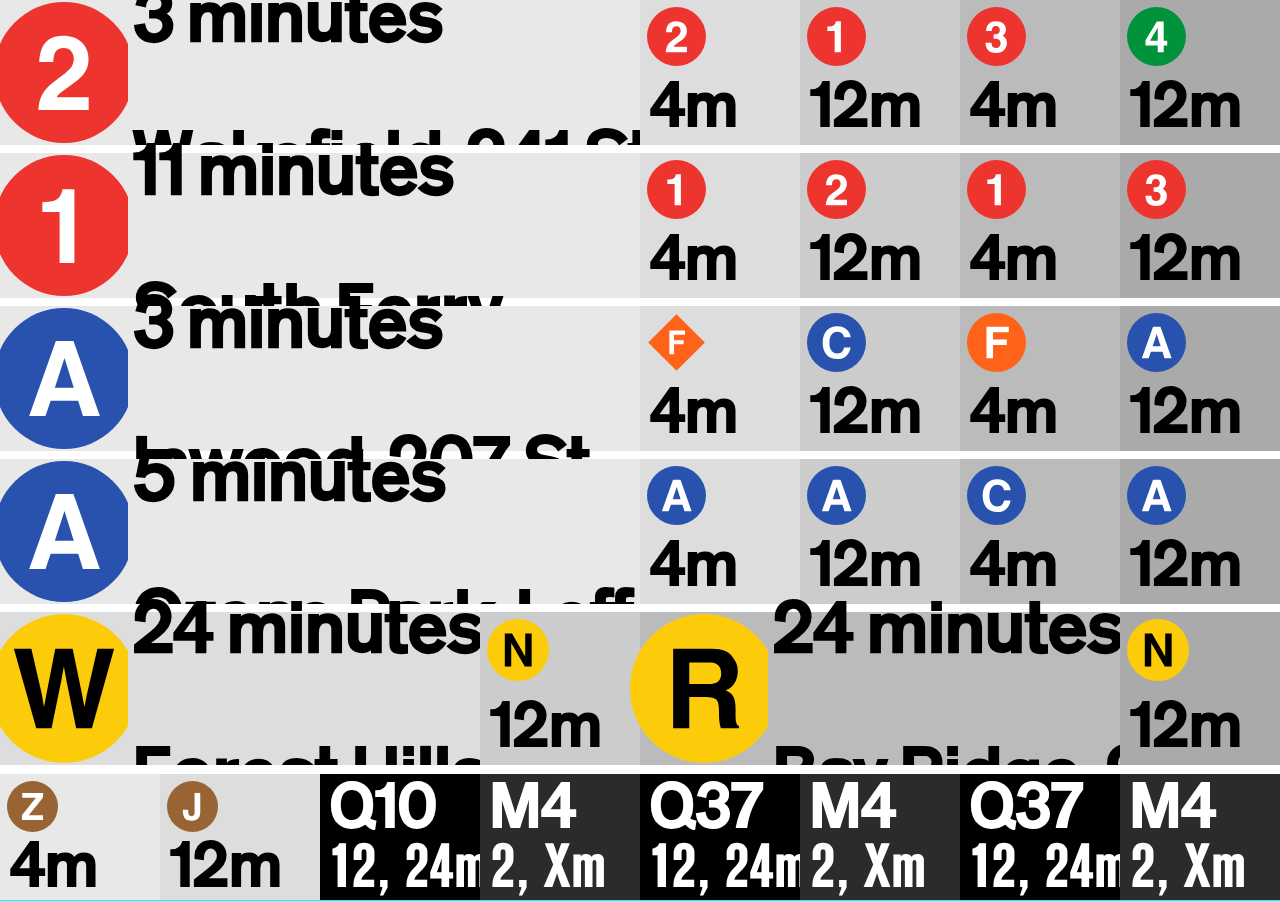
<file: templates/main.html>
<!DOCTYPE html>
<html>
<head>
	<script src="https://cdn.jsdelivr.net/npm/@popperjs/core@2.9.2/dist/umd/popper.min.js" integrity="sha384-IQsoLXl5PILFhosVNubq5LC7Qb9DXgDA9i+tQ8Zj3iwWAwPtgFTxbJ8NT4GN1R8p" crossorigin="anonymous"></script>
    <script src="https://cdn.jsdelivr.net/npm/bootstrap@5.0.2/dist/js/bootstrap.min.js" integrity="sha384-cVKIPhGWiC2Al4u+LWgxfKTRIcfu0JTxR+EQDz/bgldoEyl4H0zUF0QKbrJ0EcQF" crossorigin="anonymous"></script>
	<link href="https://cdn.jsdelivr.net/npm/bootstrap@5.0.2/dist/css/bootstrap.min.css" rel="stylesheet" integrity="sha384-EVSTQN3/azprG1Anm3QDgpJLIm9Nao0Yz1ztcQTwFspd3yD65VohhpuuCOmLASjC" crossorigin="anonymous">
    <link rel="stylesheet" href="/static/styles.css">
	<!-- <script src="scripts.js"></script> -->
    <script src="https://cdn.jsdelivr.net/npm/bootstrap@5.0.2/dist/js/bootstrap.bundle.min.js" integrity="sha384-MrcW6ZMFYlzcLA8Nl+NtUVF0sA7MsXsP1UyJoMp4YLEuNSfAP+JcXn/tWtIaxVXM" crossorigin="anonymous"></script>
    <!-- <script>
	var source = new EventSource("/broadway");
	source.onmessage = function(event) {
		$('#broadway').html(event.data);
	}
	</script> -->
</head>

<body style="background-color: aqua; height: 100vh; width: 100vw; margin: 0px; overflow: hidden;">
    <div style="background-color: #ffff00; width: 100%; height: 85%;">
		<div style="background-color: indigo; width: 50%; height: 100%; float: left; margin: 0%;">
			<div style="background-color: aliceblue; width: 100%; height: 19%;">
				<div style="background-color: #e8e8e8; width: 20%; height: 100%; float: left; display: flex; align-items: center; justify-content: center;">
					<img src="/static/svg/2.svg" style="height: 97%;">
				</div>
				<div style="background-color: red; width: 80%; height: 100%; float: right;">
					<div style="background-color: #e8e8e8; height: 50%; width: 100%; display: flex; align-items: center;">
						<h1 class="terminus" style="float: left; margin-left: 5px; margin-top: 2.5%;">3 minutes</h1>
					</div>
					<div id="uptown_seventh_terminus_DIV" style="background-color: #e8e8e8; height: 50%; width: 100%;">
						<h1 id="uptown_seventh_terminus_H1" class="terminus" style="float: left; margin-left: 5px;">Wakefield-241 St</h1>
					</div>
				</div>
			</div>
			<div style="background-color: #ffffff; width: 100%; height: 1%;"></div>
			<div style="background-color: aliceblue; width: 100%; height: 19%;">
				<div style="background-color: #e8e8e8; width: 20%; height: 100%; float: left; display: flex; align-items: center; justify-content: center;">
					<img src="/static/svg/1.svg" style="height: 97%;">
				</div>
				<div style="background-color: red; width: 80%; height: 100%; float: right;">
					<div style="background-color: #e8e8e8; height: 50%; width: 100%; display: flex; align-items: center;">
						<h1 class="terminus" style="float: left; margin-left: 5px; margin-top: 2.5%;">11 minutes</h1>
					</div>
					<div id="downtown_seventh_terminus_DIV" style="background-color: #e8e8e8; height: 50%; width: 100%;">
						<h1 id="downtown_seventh_terminus_H1" class="terminus" style="float: left; margin-left: 5px;">South Ferry</h1>
					</div>
				</div>
			</div>
			<div style="background-color: white; width: 100%; height: 1%;"></div>
			<div style="background-color: aliceblue; width: 100%; height: 19%;">
				<div style="background-color: #e8e8e8; width: 20%; height: 100%; float: left; display: flex; align-items: center; justify-content: center;">
					<img src="/static/svg/a.svg" style="height: 97%;">
				</div>
				<div style="background-color: red; width: 80%; height: 100%; float: right;">
					<div style="background-color: #e8e8e8; height: 50%; width: 100%; display: flex; align-items: center;">
						<h1 class="terminus" style="float: left; margin-left: 5px; margin-top: 2.5%;">3 minutes</h1>
					</div>
					<div id="uptown_eighth_terminus_DIV" style="background-color: #e8e8e8; height: 50%; width: 100%;">
						<h1 id="uptown_eighth_terminus_H1" class="terminus" style="float: left; margin-left: 5px;">Inwood-207 St</h1>
					</div>
				</div>
			</div>
			<div style="background-color: white; width: 100%; height: 1%;"></div>
			<div style="background-color: aliceblue; width: 100%; height: 19%;">
				<div style="background-color: #e8e8e8; width: 20%; height: 100%; float: left; display: flex; align-items: center; justify-content: center;">
					<img src="/static/svg/a.svg" style="height: 97%;">
				</div>
				<div style="background-color: red; width: 80%; height: 100%; float: right;">
					<div style="background-color: #e8e8e8; height: 50%; width: 100%; display: flex; align-items: center;">
						<h1 class="terminus" style="float: left; margin-left: 5px; margin-top: 2.5%;">5 minutes</h1>
					</div>
					<div id="downtown_eighth_terminus_DIV" style="background-color: #e8e8e8; height: 50%; width: 100%;">
						<h1 id="downtown_eighth_terminus_H1" class="terminus" style="float: left; margin-left: 5px;">Ozone Park-Lefferts Blvd</h1>
					</div>
				</div>
			</div>
			<div style="background-color: white; width: 100%; height: 1%;"></div>
			<div style="background-color: aliceblue; width: 100%; height: 20%;">
				<div style="background-color: #dddddd; width: 20%; height: 100%; float: left; display: flex; align-items: center; justify-content: center;">
					<img src="/static/svg/w.svg" style="height: 97%;">
				</div>
				<div style="background-color: red; width: 55%; height: 100%; float: left;">
					<div style="background-color: #dddddd; height: 50%; width: 100%; display: flex; align-items: center;">
						<h1 class="terminus" style="float: left; margin-left: 5px; margin-top: 2.5%;">24 minutes</h1>
					</div>
					<div id="uptown_broadway_terminus_DIV" style="background-color: #dddddd; height: 50%; width: 100%;">
						<h1 id="uptown_broadway_terminus_H1" class="terminus" style="float: left; margin-left: 5px;">Forest Hills-71 Av</h1>
					</div>
				</div>
				<div style="background-color: orange; float: left; height: 100%; width: 25%;">
					<div style="background-color: #cccccc; height: 45%; width: 100%; display: flex; align-items: center;">
						<img src="/static/svg/n.svg" style="height: 90%; margin-left: 7px; margin-top: 5%;">
					</div>
					<div style="background-color: #cccccc; height: 55%; width: 100%; display: flex; align-items: center;">
						<h1 class="time" style="float: left; margin: 0px; margin-left: 10px; margin-top: 6%;">12m</h1>
					</div>
				</div>
			</div>
		</div>
		<div style="background-color: lawngreen; width: 50%; height: 100%; float: right; margin: 0%;">
			<div style="background-color: blue; width: 100%; height: 19%;">
				<div style="background-color: orange; float: left; height: 100%; width: 25%;">
					<div style="background-color: #dddddd; height: 45%; width: 100%; display: flex; align-items: center;">
						<img src="/static/svg/2.svg" style="height: 90%; margin-left: 7px; margin-top: 5%;">
					</div>
					<div style="background-color: #dddddd; height: 55%; width: 100%; display: flex; align-items: center;">
						<h1 class="time" style="float: left; margin: 0px; margin-left: 10px; margin-top: 3.5%;">4m</h1>
					</div>
				</div>
				<div style="background-color: orange; float: left; height: 100%; width: 25%;">
					<div style="background-color: #cccccc; height: 45%; width: 100%; display: flex; align-items: center;">
						<img src="/static/svg/1.svg" style="height: 90%; margin-left: 7px; margin-top: 5%;">
					</div>
					<div style="background-color: #cccccc; height: 55%; width: 100%; display: flex; align-items: center;">
						<h1 class="time" style="float: left; margin: 0px; margin-left: 10px; margin-top: 3.5%;">12m</h1>
					</div>
				</div>
				<div style="background-color: orange; float: left; height: 100%; width: 25%;">
					<div style="background-color: #bbbbbb; height: 45%; width: 100%; display: flex; align-items: center;">
						<img src="/static/svg/3.svg" style="height: 90%; margin-left: 7px; margin-top: 5%;">
					</div>
					<div style="background-color: #bbbbbb; height: 55%; width: 100%; display: flex; align-items: center;">
						<h1 class="time" style="float: left; margin: 0px; margin-left: 10px; margin-top: 3.5%;">4m</h1>
					</div>
				</div>
				<div style="background-color: orange; float: left; height: 100%; width: 25%;">
					<div style="background-color: #aaaaaa; height: 45%; width: 100%; display: flex; align-items: center;">
						<img src="/static/svg/4.svg" style="height: 90%; margin-left: 7px; margin-top: 5%;">
					</div>
					<div style="background-color: #aaaaaa; height: 55%; width: 100%; display: flex; align-items: center;">
						<h1 class="time" style="float: left; margin: 0px; margin-left: 10px; margin-top: 3.5%;">12m</h1>
					</div>
				</div>
			</div>
			<div style="background-color: white; width: 100%; height: 1%;"></div>
			<div style="background-color: blue; width: 100%; height: 19%;">
				<div style="background-color: orange; float: left; height: 100%; width: 25%;">
					<div style="background-color: #dddddd; height: 45%; width: 100%; display: flex; align-items: center;">
						<img src="/static/svg/1.svg" style="height: 90%; margin-left: 7px; margin-top: 5%;">
					</div>
					<div style="background-color: #dddddd; height: 55%; width: 100%; display: flex; align-items: center;">
						<h1 class="time" style="float: left; margin: 0px; margin-left: 10px; margin-top: 3.5%;">4m</h1>
					</div>
				</div>
				<div style="background-color: orange; float: left; height: 100%; width: 25%;">
					<div style="background-color: #cccccc; height: 45%; width: 100%; display: flex; align-items: center;">
						<img src="/static/svg/2.svg" style="height: 90%; margin-left: 7px; margin-top: 5%;">
					</div>
					<div style="background-color: #cccccc; height: 55%; width: 100%; display: flex; align-items: center;">
						<h1 class="time" style="float: left; margin: 0px; margin-left: 10px; margin-top: 3.5%;">12m</h1>
					</div>
				</div>
				<div style="background-color: orange; float: left; height: 100%; width: 25%;">
					<div style="background-color: #bbbbbb; height: 45%; width: 100%; display: flex; align-items: center;">
						<img src="/static/svg/1.svg" style="height: 90%; margin-left: 7px; margin-top: 5%;">
					</div>
					<div style="background-color: #bbbbbb; height: 55%; width: 100%; display: flex; align-items: center;">
						<h1 class="time" style="float: left; margin: 0px; margin-left: 10px; margin-top: 3.5%;">4m</h1>
					</div>
				</div>
				<div style="background-color: orange; float: left; height: 100%; width: 25%;">
					<div style="background-color: #aaaaaa; height: 45%; width: 100%; display: flex; align-items: center;">
						<img src="/static/svg/3.svg" style="height: 90%; margin-left: 7px; margin-top: 5%;">
					</div>
					<div style="background-color: #aaaaaa; height: 55%; width: 100%; display: flex; align-items: center;">
						<h1 class="time" style="float: left; margin: 0px; margin-left: 10px; margin-top: 3.5%;">12m</h1>
					</div>
				</div>
			</div>
			<div style="background-color: white; width: 100%; height: 1%;"></div>
			<div style="background-color: blue; width: 100%; height: 19%;">
				<div style="background-color: orange; float: left; height: 100%; width: 25%;">
					<div style="background-color: #dddddd; height: 45%; width: 100%; display: flex; align-items: center;">
						<img src="/static/svg/fx.svg" style="height: 90%; margin-left: 7px; margin-top: 5%;">
					</div>
					<div style="background-color: #dddddd; height: 55%; width: 100%; display: flex; align-items: center;">
						<h1 class="time" style="float: left; margin: 0px; margin-left: 10px; margin-top: 3.5%;">4m</h1>
					</div>
				</div>
				<div style="background-color: orange; float: left; height: 100%; width: 25%;">
					<div style="background-color: #cccccc; height: 45%; width: 100%; display: flex; align-items: center;">
						<img src="/static/svg/c.svg" style="height: 90%; margin-left: 7px; margin-top: 5%;">
					</div>
					<div style="background-color: #cccccc; height: 55%; width: 100%; display: flex; align-items: center;">
						<h1 class="time" style="float: left; margin: 0px; margin-left: 10px; margin-top: 3.5%;">12m</h1>
					</div>
				</div>
				<div style="background-color: orange; float: left; height: 100%; width: 25%;">
					<div style="background-color: #bbbbbb; height: 45%; width: 100%; display: flex; align-items: center;">
						<img src="/static/svg/f.svg" style="height: 90%; margin-left: 7px; margin-top: 5%;">
					</div>
					<div style="background-color: #bbbbbb; height: 55%; width: 100%; display: flex; align-items: center;">
						<h1 class="time" style="float: left; margin: 0px; margin-left: 10px; margin-top: 3.5%;">4m</h1>
					</div>
				</div>
				<div style="background-color: orange; float: left; height: 100%; width: 25%;">
					<div style="background-color: #aaaaaa; height: 45%; width: 100%; display: flex; align-items: center;">
						<img src="/static/svg/a.svg" style="height: 90%; margin-left: 7px; margin-top: 5%;">
					</div>
					<div style="background-color: #aaaaaa; height: 55%; width: 100%; display: flex; align-items: center;">
						<h1 class="time" style="float: left; margin: 0px; margin-left: 10px; margin-top: 3.5%;">12m</h1>
					</div>
				</div>
			</div>
			<div style="background-color: white; width: 100%; height: 1%;"></div>
			<div style="background-color: blue; width: 100%; height: 19%;">
				<div style="background-color: orange; float: left; height: 100%; width: 25%;">
					<div style="background-color: #dddddd; height: 45%; width: 100%; display: flex; align-items: center;">
						<img src="/static/svg/a.svg" style="height: 90%; margin-left: 7px; margin-top: 5%;">
					</div>
					<div style="background-color: #dddddd; height: 55%; width: 100%; display: flex; align-items: center;">
						<h1 class="time" style="float: left; margin: 0px; margin-left: 10px; margin-top: 3.5%;">4m</h1>
					</div>
				</div>
				<div style="background-color: orange; float: left; height: 100%; width: 25%;">
					<div style="background-color: #cccccc; height: 45%; width: 100%; display: flex; align-items: center;">
						<img src="/static/svg/a.svg" style="height: 90%; margin-left: 7px; margin-top: 5%;">
					</div>
					<div style="background-color: #cccccc; height: 55%; width: 100%; display: flex; align-items: center;">
						<h1 class="time" style="float: left; margin: 0px; margin-left: 10px; margin-top: 3.5%;">12m</h1>
					</div>
				</div>
				<div style="background-color: orange; float: left; height: 100%; width: 25%;">
					<div style="background-color: #bbbbbb; height: 45%; width: 100%; display: flex; align-items: center;">
						<img src="/static/svg/c.svg" style="height: 90%; margin-left: 7px; margin-top: 5%;">
					</div>
					<div style="background-color: #bbbbbb; height: 55%; width: 100%; display: flex; align-items: center;">
						<h1 class="time" style="float: left; margin: 0px; margin-left: 10px; margin-top: 3.5%;">4m</h1>
					</div>
				</div>
				<div style="background-color: orange; float: left; height: 100%; width: 25%;">
					<div style="background-color: #aaaaaa; height: 45%; width: 100%; display: flex; align-items: center;">
						<img src="/static/svg/a.svg" style="height: 90%; margin-left: 7px; margin-top: 5%;">
					</div>
					<div style="background-color: #aaaaaa; height: 55%; width: 100%; display: flex; align-items: center;">
						<h1 class="time" style="float: left; margin: 0px; margin-left: 10px; margin-top: 3.5%;">12m</h1>
					</div>
				</div>
			</div>
			<div style="background-color: white; width: 100%; height: 1%;"></div>
			<div style="background-color: aliceblue; width: 100%; height: 20%;">
				<div style="background-color: #bbbbbb; width: 20%; height: 100%; float: left; display: flex; align-items: center; justify-content: center;">
					<img src="/static/svg/r.svg" style="height: 97%;">
				</div>
				<div style="background-color: red; width: 55%; height: 100%; float: left;">
					<div style="background-color: #bbbbbb; height: 50%; width: 100%; display: flex; align-items: center;">
						<h1 class="terminus" style="float: left; margin-left: 5px; margin-top: 2.5%;">24 minutes</h1>
					</div>
					<div id="downtown_broadway_terminus_DIV" style="background-color: #bbbbbb; height: 50%; width: 100%;">
						<h1 id="downtown_broadway_terminus_H1" class="terminus" style="float: left; margin-left: 5px;">Bay Ridge-95 St</h1>
					</div>
				</div>
				<div style="background-color: orange; float: left; height: 100%; width: 25%;">
					<div style="background-color: #aaaaaa; height: 45%; width: 100%; display: flex; align-items: center;">
						<img src="/static/svg/n.svg" style="height: 90%; margin-left: 7px; margin-top: 5%;">
					</div>
					<div style="background-color: #aaaaaa; height: 55%; width: 100%; display: flex; align-items: center;">
						<h1 class="time" style="float: left; margin: 0px; margin-left: 10px; margin-top: 6%;">12m</h1>
					</div>
				</div>
			</div>
		</div>
	</div>
	<div style="background-color: white; width: 100%; height: 1%;"></div>
	<div style="background-color: blue; width: 100%; height: 14%; white-space: nowrap;">
		<div style="background-color: orange; float: left; height: 100%; width: 12.5%;">
			<div style="background-color: #e8e8e8; height: 45%; width: 100%; display: flex; align-items: center;">
				<img src="/static/svg/z.svg" style="height: 90%; margin-left: 7px; margin-top: 5%;">
			</div>
			<div style="background-color: #e8e8e8; height: 55%; width: 100%; display: flex; align-items: center;">
				<h1 class="time" style="float: left; margin: 0px; margin-left: 10px; margin-top: 3.5%;">4m</h1>
			</div>
		</div>
		<div style="background-color: orange; float: left; height: 100%; width: 12.5%;">
			<div style="background-color: #dddddd; height: 45%; width: 100%; display: flex; align-items: center;">
				<img src="/static/svg/j.svg" style="height: 90%; margin-left: 7px; margin-top: 5%;">
			</div>
			<div style="background-color: #dddddd; height: 55%; width: 100%; display: flex; align-items: center;">
				<h1 class="time" style="float: left; margin: 0px; margin-left: 10px; margin-top: 3.5%;">12m</h1>
			</div>
		</div>
		<div style="background-color: orange; float: left; height: 100%; width: 12.5%;">
			<div style="background-color: black; height: 45%; width: 100%; display: flex; align-items: center;">
				<h1 class="time" style="float: left; margin: 0px; margin-left: 10px; margin-top: 8%; color: white;">Q10</h1>
			</div>
			<div style="background-color: black; height: 55%; width: 100%; display: flex; align-items: center;">
				<h1 class="bus" style="float: left; margin: 0px; margin-left: 10px; margin-top: 3.5%; color: white;">12, 24m</h1>
			</div>
		</div>
		<div style="background-color: orange; float: left; height: 100%; width: 12.5%;">
			<div style="background-color: #2b2b2b; height: 45%; width: 100%; display: flex; align-items: center;">
				<h1 class="time" style="float: left; margin: 0px; margin-left: 10px; margin-top: 8%; color: white;">M4</h1>
			</div>
			<div style="background-color: #2b2b2b; height: 55%; width: 100%; display: flex; align-items: center;">
				<h1 class="bus" style="float: left; margin: 0px; margin-left: 10px; margin-top: 3.5%; color: white;">2, Xm</h1>
			</div>
		</div>
		<div style="background-color: orange; float: left; height: 100%; width: 12.5%;">
			<div style="background-color: black; height: 45%; width: 100%; display: flex; align-items: center;">
				<h1 class="time" style="float: left; margin: 0px; margin-left: 10px; margin-top: 8%; color: white;">Q37</h1>
			</div>
			<div style="background-color: black; height: 55%; width: 100%; display: flex; align-items: center;">
				<h1 class="bus" style="float: left; margin: 0px; margin-left: 10px; margin-top: 3.5%; color: white;">12, 24m</h1>
			</div>
		</div>
		<div style="background-color: orange; float: left; height: 100%; width: 12.5%;">
			<div style="background-color: #2b2b2b; height: 45%; width: 100%; display: flex; align-items: center;">
				<h1 class="time" style="float: left; margin: 0px; margin-left: 10px; margin-top: 8%; color: white;">M4</h1>
			</div>
			<div style="background-color: #2b2b2b; height: 55%; width: 100%; display: flex; align-items: center;">
				<h1 class="bus" style="float: left; margin: 0px; margin-left: 10px; margin-top: 3.5%; color: white;">2, Xm</h1>
			</div>
		</div>
		<div style="background-color: orange; float: left; height: 100%; width: 12.5%;">
			<div style="background-color: black; height: 45%; width: 100%; display: flex; align-items: center;">
				<h1 class="time" style="float: left; margin: 0px; margin-left: 10px; margin-top: 8%; color: white;">Q37</h1>
			</div>
			<div style="background-color: black; height: 55%; width: 100%; display: flex; align-items: center;">
				<h1 class="bus" style="float: left; margin: 0px; margin-left: 10px; margin-top: 3.5%; color: white;">12, 24m</h1>
			</div>
		</div>
		<div style="background-color: orange; float: left; height: 100%; width: 12.5%;">
			<div style="background-color: #2b2b2b; height: 45%; width: 100%; display: flex; align-items: center;">
				<h1 class="time" style="float: left; margin: 0px; margin-left: 10px; margin-top: 8%; color: white;">M4</h1>
			</div>
			<div style="background-color: #2b2b2b; height: 55%; width: 100%; display: flex; align-items: center;">
				<h1 class="bus" style="float: left; margin: 0px; margin-left: 10px; margin-top: 3.5%; color: white;">2, Xm</h1>
			</div>
		</div>
	</div>
</body>

<script type="text/javascript">

	var textWidth_uptown_eighth = document.getElementById("uptown_eighth_terminus_H1")
    var divWidth_uptown_eighth = document.getElementById("uptown_eighth_terminus_DIV")

	var textWidth_downtown_eighth = document.getElementById("downtown_eighth_terminus_H1")
    var divWidth_downtown_eighth = document.getElementById("downtown_eighth_terminus_DIV")

	var textWidth_uptown_seventh = document.getElementById("uptown_seventh_terminus_H1")
    var divWidth_uptown_seventh = document.getElementById("uptown_seventh_terminus_DIV")

	var textWidth_downtown_seventh = document.getElementById("downtown_seventh_terminus_H1")
    var divWidth_downtown_seventh = document.getElementById("downtown_seventh_terminus_DIV")

	var textWidth_uptown_broadway = document.getElementById("uptown_broadway_terminus_H1")
    var divWidth_uptown_broadway = document.getElementById("uptown_broadway_terminus_DIV")

	var textWidth_downtown_broadway = document.getElementById("downtown_broadway_terminus_H1")
    var divWidth_downtown_broadway = document.getElementById("downtown_broadway_terminus_DIV")

	var imgWidth = document.getElementById("delayIMG")
	var divWidth = document.getElementById("delayDIV")

	function fixSizing(textWidth, divWidth) {

		if ((textWidth.clientWidth > divWidth.clientWidth) && (Math.abs(textWidth.clientWidth-divWidth.clientWidth) > 10)) {
			console.log("Overflow " + textWidth.clientWidth + " " + divWidth.clientWidth);
			textWidth.classList.add("animation")
			divWidth.classList.add("animation")
		} else {
			console.log("Fine " + textWidth.clientWidth + " " + divWidth.clientWidth);
		}

	}

	function fixSizingIMG(imgWidth, divWidth) {
		console.log("DELAY SIZE FINE")
		while ((imgWidth.clientWidth > divWidth.clientWidth) && (Math.abs(imgWidth.clientWidth-divWidth.clientWidth) > 10)) {
			divWidth.style.height = parseFloat(divWidth.style.height)-1;
			console.log("DELAY SIZE")
		}
	}

	fixSizing(textWidth_uptown_eighth, divWidth_uptown_eighth)
	fixSizing(textWidth_downtown_eighth, divWidth_downtown_eighth)

	fixSizing(textWidth_uptown_seventh, divWidth_uptown_seventh)
	fixSizing(textWidth_downtown_seventh, divWidth_downtown_seventh)

	fixSizing(textWidth_uptown_broadway, divWidth_uptown_broadway)
	fixSizing(textWidth_downtown_broadway, divWidth_downtown_broadway)

	fixSizingIMG(imgWidth, divWidth)

</script>

</html>
</file>
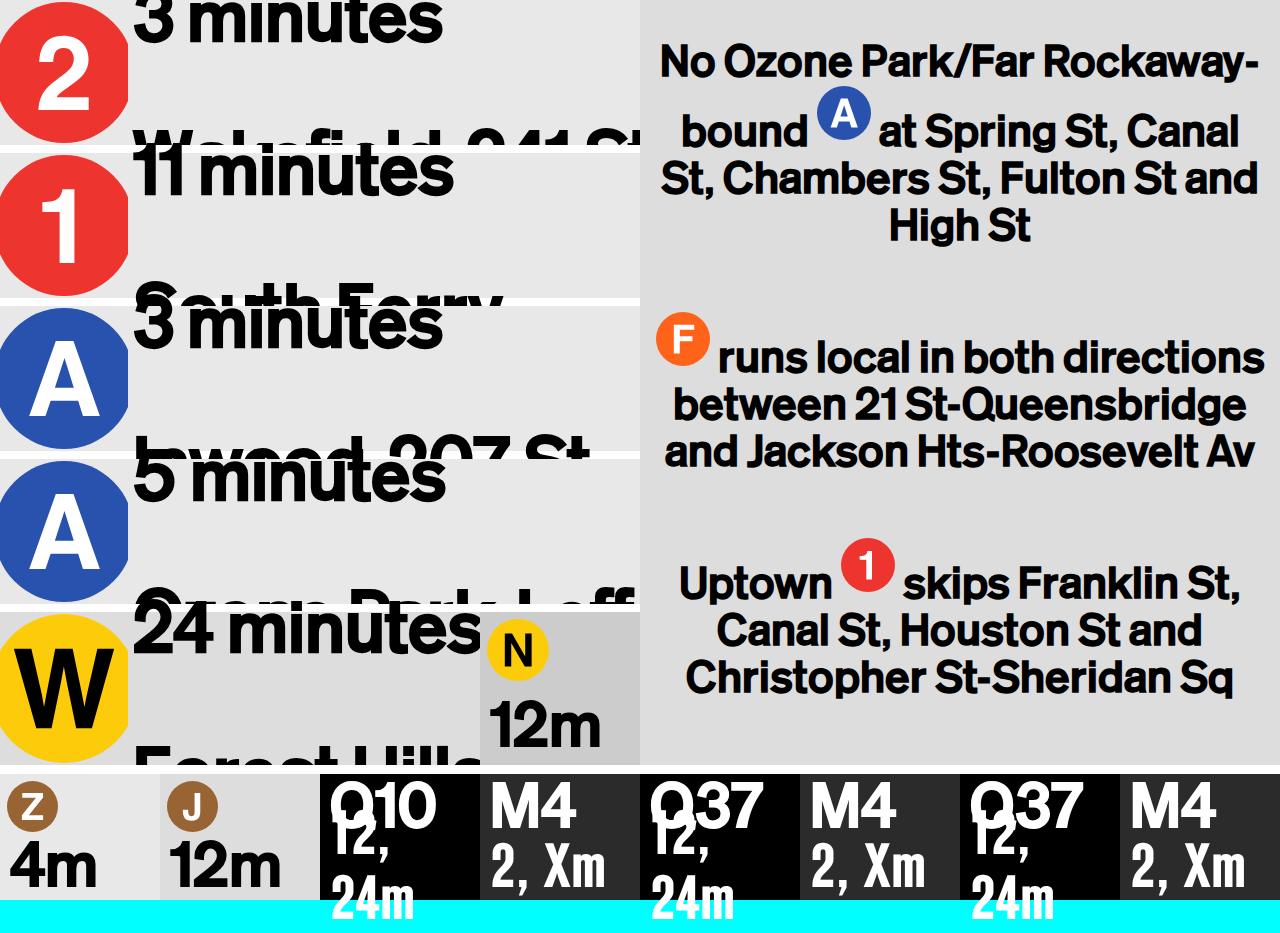
<file: templates/Multiple Delays.html>
<!DOCTYPE html>
<html>
<head>
	<script src="https://cdn.jsdelivr.net/npm/@popperjs/core@2.9.2/dist/umd/popper.min.js" integrity="sha384-IQsoLXl5PILFhosVNubq5LC7Qb9DXgDA9i+tQ8Zj3iwWAwPtgFTxbJ8NT4GN1R8p" crossorigin="anonymous"></script>
    <script src="https://cdn.jsdelivr.net/npm/bootstrap@5.0.2/dist/js/bootstrap.min.js" integrity="sha384-cVKIPhGWiC2Al4u+LWgxfKTRIcfu0JTxR+EQDz/bgldoEyl4H0zUF0QKbrJ0EcQF" crossorigin="anonymous"></script>
	<link href="https://cdn.jsdelivr.net/npm/bootstrap@5.0.2/dist/css/bootstrap.min.css" rel="stylesheet" integrity="sha384-EVSTQN3/azprG1Anm3QDgpJLIm9Nao0Yz1ztcQTwFspd3yD65VohhpuuCOmLASjC" crossorigin="anonymous">
    <link rel="stylesheet" href="/static/styles.css">
	<!-- <script src="scripts.js"></script> -->
    <script src="https://cdn.jsdelivr.net/npm/bootstrap@5.0.2/dist/js/bootstrap.bundle.min.js" integrity="sha384-MrcW6ZMFYlzcLA8Nl+NtUVF0sA7MsXsP1UyJoMp4YLEuNSfAP+JcXn/tWtIaxVXM" crossorigin="anonymous"></script>
    <!-- <script>
	var source = new EventSource("/broadway");
	source.onmessage = function(event) {
		$('#broadway').html(event.data);
	}
	</script> -->
</head>

<body style="background-color: aqua; height: 100vh; width: 100vw; margin: 0px; overflow: hidden;">
    <div style="background-color: #ffff00; width: 100%; height: 85%;">
		<div style="background-color: indigo; width: 50%; height: 100%; float: left; margin: 0%;">
			<div style="background-color: aliceblue; width: 100%; height: 19%;">
				<div style="background-color: #e8e8e8; width: 20%; height: 100%; float: left; display: flex; align-items: center; justify-content: center;">
					<img src="/static/svg/2.svg" style="height: 97%;">
				</div>
				<div style="background-color: red; width: 80%; height: 100%; float: right;">
					<div style="background-color: #e8e8e8; height: 50%; width: 100%; display: flex; align-items: center;">
						<h1 class="terminus" style="float: left; margin-left: 5px; margin-top: 2.5%;">3 minutes</h1>
					</div>
					<div id="uptown_seventh_terminus_DIV" style="background-color: #e8e8e8; height: 50%; width: 100%;">
						<h1 id="uptown_seventh_terminus_H1" class="terminus" style="float: left; margin-left: 5px;">Wakefield-241 St</h1>
					</div>
				</div>
			</div>
			<div style="background-color: #ffffff; width: 100%; height: 1%;"></div>
			<div style="background-color: aliceblue; width: 100%; height: 19%;">
				<div style="background-color: #e8e8e8; width: 20%; height: 100%; float: left; display: flex; align-items: center; justify-content: center;">
					<img src="/static/svg/1.svg" style="height: 97%;">
				</div>
				<div style="background-color: red; width: 80%; height: 100%; float: right;">
					<div style="background-color: #e8e8e8; height: 50%; width: 100%; display: flex; align-items: center;">
						<h1 class="terminus" style="float: left; margin-left: 5px; margin-top: 2.5%;">11 minutes</h1>
					</div>
					<div id="downtown_seventh_terminus_DIV" style="background-color: #e8e8e8; height: 50%; width: 100%;">
						<h1 id="downtown_seventh_terminus_H1" class="terminus" style="float: left; margin-left: 5px;">South Ferry</h1>
					</div>
				</div>
			</div>
			<div style="background-color: white; width: 100%; height: 1%;"></div>
			<div style="background-color: aliceblue; width: 100%; height: 19%;">
				<div style="background-color: #e8e8e8; width: 20%; height: 100%; float: left; display: flex; align-items: center; justify-content: center;">
					<img src="/static/svg/a.svg" style="height: 97%;">
				</div>
				<div style="background-color: red; width: 80%; height: 100%; float: right;">
					<div style="background-color: #e8e8e8; height: 50%; width: 100%; display: flex; align-items: center;">
						<h1 class="terminus" style="float: left; margin-left: 5px; margin-top: 2.5%;">3 minutes</h1>
					</div>
					<div id="uptown_eighth_terminus_DIV" style="background-color: #e8e8e8; height: 50%; width: 100%;">
						<h1 id="uptown_eighth_terminus_H1" class="terminus" style="float: left; margin-left: 5px;">Inwood-207 St</h1>
					</div>
				</div>
			</div>
			<div style="background-color: white; width: 100%; height: 1%;"></div>
			<div style="background-color: aliceblue; width: 100%; height: 19%;">
				<div style="background-color: #e8e8e8; width: 20%; height: 100%; float: left; display: flex; align-items: center; justify-content: center;">
					<img src="/static/svg/a.svg" style="height: 97%;">
				</div>
				<div style="background-color: red; width: 80%; height: 100%; float: right;">
					<div style="background-color: #e8e8e8; height: 50%; width: 100%; display: flex; align-items: center;">
						<h1 class="terminus" style="float: left; margin-left: 5px; margin-top: 2.5%;">5 minutes</h1>
					</div>
					<div id="downtown_eighth_terminus_DIV" style="background-color: #e8e8e8; height: 50%; width: 100%;">
						<h1 id="downtown_eighth_terminus_H1" class="terminus" style="float: left; margin-left: 5px;">Ozone Park-Lefferts Blvd</h1>
					</div>
				</div>
			</div>
			<div style="background-color: white; width: 100%; height: 1%;"></div>
			<div style="background-color: aliceblue; width: 100%; height: 20%;">
				<div style="background-color: #dddddd; width: 20%; height: 100%; float: left; display: flex; align-items: center; justify-content: center;">
					<img src="/static/svg/w.svg" style="height: 97%;">
				</div>
				<div style="background-color: red; width: 55%; height: 100%; float: left;">
					<div style="background-color: #dddddd; height: 50%; width: 100%; display: flex; align-items: center;">
						<h1 class="terminus" style="float: left; margin-left: 5px; margin-top: 2.5%;">24 minutes</h1>
					</div>
					<div id="uptown_broadway_terminus_DIV" style="background-color: #dddddd; height: 50%; width: 100%;">
						<h1 id="uptown_broadway_terminus_H1" class="terminus" style="float: left; margin-left: 5px;">Forest Hills-71 Av</h1>
					</div>
				</div>
				<div style="background-color: orange; float: left; height: 100%; width: 25%;">
					<div style="background-color: #cccccc; height: 45%; width: 100%; display: flex; align-items: center;">
						<img src="/static/svg/n.svg" style="height: 90%; margin-left: 7px; margin-top: 5%;">
					</div>
					<div style="background-color: #cccccc; height: 55%; width: 100%; display: flex; align-items: center;">
						<h1 class="time" style="float: left; margin: 0px; margin-left: 10px; margin-top: 6%;">12m</h1>
					</div>
				</div>
			</div>
		</div>
		<div style="background-color: lawngreen; width: 50%; height: 100%; float: right; margin: 0%;">
			<div style="height: 100%; width: 100%; background-color: #dddddd; display: flex; justify-content: center; flex-direction: column;">
				<div style="background-color: #dddddd; height: auto; width: 100%; display: flex; justify-content: center; align-items: center; margin-top: 2%; margin-bottom: 2%;">
					<h1 class="delay" style="text-align: center; margin-top: 1%; margin-left: 2%; margin-right: 2%;">No Ozone Park/Far Rockaway-bound <img src="/static/svg/a.svg" style="height: 6vh; margin-bottom: 1%;"> at Spring St, Canal St, Chambers St, Fulton St and High St</h1>
				</div>
				<div style="background-color: #dddddd; height: auto; width: 100%; display: flex; justify-content: center; align-items: center; margin-top: 2%; margin-bottom: 2%;">
					<h1 class="delay" style="text-align: center; margin-top: 1%; margin-left: 2%; margin-right: 2%;"><img src="/static/svg/f.svg" style="height: 6vh; margin-bottom: 1%;"> runs local in both directions between 21 St-Queensbridge and Jackson Hts-Roosevelt Av</h1>
				</div>
				<div style="background-color: #dddddd; height: auto; width: 100%; display: flex; justify-content: center; align-items: center; margin-top: 2%; margin-bottom: 2%;">
					<h1 class="delay" style="text-align: center; margin-top: 1%; margin-left: 2%; margin-right: 2%;">Uptown <img src="/static/svg/1.svg" style="height: 6vh; margin-bottom: 1%;"> skips Franklin St, Canal St, Houston St and Christopher St-Sheridan Sq</h1>
				</div>
			</div>
		</div>
	</div>
	<div style="background-color: white; width: 100%; height: 1%;"></div>
	<div style="background-color: blue; width: 100%; height: 14%;">
		<div style="background-color: orange; float: left; height: 100%; width: 12.5%;">
			<div style="background-color: #e8e8e8; height: 45%; width: 100%; display: flex; align-items: center;">
				<img src="/static/svg/z.svg" style="height: 90%; margin-left: 7px; margin-top: 5%;">
			</div>
			<div style="background-color: #e8e8e8; height: 55%; width: 100%; display: flex; align-items: center;">
				<h1 class="time" style="float: left; margin: 0px; margin-left: 10px; margin-top: 3.5%;">4m</h1>
			</div>
		</div>
		<div style="background-color: orange; float: left; height: 100%; width: 12.5%;">
			<div style="background-color: #dddddd; height: 45%; width: 100%; display: flex; align-items: center;">
				<img src="/static/svg/j.svg" style="height: 90%; margin-left: 7px; margin-top: 5%;">
			</div>
			<div style="background-color: #dddddd; height: 55%; width: 100%; display: flex; align-items: center;">
				<h1 class="time" style="float: left; margin: 0px; margin-left: 10px; margin-top: 3.5%;">12m</h1>
			</div>
		</div>
		<div style="background-color: orange; float: left; height: 100%; width: 12.5%;">
			<div style="background-color: black; height: 45%; width: 100%; display: flex; align-items: center;">
				<h1 class="time" style="float: left; margin: 0px; margin-left: 10px; margin-top: 8%; color: white;">Q10</h1>
			</div>
			<div style="background-color: black; height: 55%; width: 100%; display: flex; align-items: center;">
				<h1 class="bus" style="float: left; margin: 0px; margin-left: 10px; margin-top: 3.5%; color: white;">12, 24m</h1>
			</div>
		</div>
		<div style="background-color: orange; float: left; height: 100%; width: 12.5%;">
			<div style="background-color: #2b2b2b; height: 45%; width: 100%; display: flex; align-items: center;">
				<h1 class="time" style="float: left; margin: 0px; margin-left: 10px; margin-top: 8%; color: white;">M4</h1>
			</div>
			<div style="background-color: #2b2b2b; height: 55%; width: 100%; display: flex; align-items: center;">
				<h1 class="bus" style="float: left; margin: 0px; margin-left: 10px; margin-top: 3.5%; color: white;">2, Xm</h1>
			</div>
		</div>
		<div style="background-color: orange; float: left; height: 100%; width: 12.5%;">
			<div style="background-color: black; height: 45%; width: 100%; display: flex; align-items: center;">
				<h1 class="time" style="float: left; margin: 0px; margin-left: 10px; margin-top: 8%; color: white;">Q37</h1>
			</div>
			<div style="background-color: black; height: 55%; width: 100%; display: flex; align-items: center;">
				<h1 class="bus" style="float: left; margin: 0px; margin-left: 10px; margin-top: 3.5%; color: white;">12, 24m</h1>
			</div>
		</div>
		<div style="background-color: orange; float: left; height: 100%; width: 12.5%;">
			<div style="background-color: #2b2b2b; height: 45%; width: 100%; display: flex; align-items: center;">
				<h1 class="time" style="float: left; margin: 0px; margin-left: 10px; margin-top: 8%; color: white;">M4</h1>
			</div>
			<div style="background-color: #2b2b2b; height: 55%; width: 100%; display: flex; align-items: center;">
				<h1 class="bus" style="float: left; margin: 0px; margin-left: 10px; margin-top: 3.5%; color: white;">2, Xm</h1>
			</div>
		</div>
		<div style="background-color: orange; float: left; height: 100%; width: 12.5%;">
			<div style="background-color: black; height: 45%; width: 100%; display: flex; align-items: center;">
				<h1 class="time" style="float: left; margin: 0px; margin-left: 10px; margin-top: 8%; color: white;">Q37</h1>
			</div>
			<div style="background-color: black; height: 55%; width: 100%; display: flex; align-items: center;">
				<h1 class="bus" style="float: left; margin: 0px; margin-left: 10px; margin-top: 3.5%; color: white;">12, 24m</h1>
			</div>
		</div>
		<div style="background-color: orange; float: left; height: 100%; width: 12.5%;">
			<div style="background-color: #2b2b2b; height: 45%; width: 100%; display: flex; align-items: center;">
				<h1 class="time" style="float: left; margin: 0px; margin-left: 10px; margin-top: 8%; color: white;">M4</h1>
			</div>
			<div style="background-color: #2b2b2b; height: 55%; width: 100%; display: flex; align-items: center;">
				<h1 class="bus" style="float: left; margin: 0px; margin-left: 10px; margin-top: 3.5%; color: white;">2, Xm</h1>
			</div>
		</div>
	</div>
</body>

<script type="text/javascript">

	var textWidth_uptown_eighth = document.getElementById("uptown_eighth_terminus_H1")
    var divWidth_uptown_eighth = document.getElementById("uptown_eighth_terminus_DIV")

	var textWidth_downtown_eighth = document.getElementById("downtown_eighth_terminus_H1")
    var divWidth_downtown_eighth = document.getElementById("downtown_eighth_terminus_DIV")

	var textWidth_uptown_seventh = document.getElementById("uptown_seventh_terminus_H1")
    var divWidth_uptown_seventh = document.getElementById("uptown_seventh_terminus_DIV")

	var textWidth_downtown_seventh = document.getElementById("downtown_seventh_terminus_H1")
    var divWidth_downtown_seventh = document.getElementById("downtown_seventh_terminus_DIV")

	var textWidth_uptown_broadway = document.getElementById("uptown_broadway_terminus_H1")
    var divWidth_uptown_broadway = document.getElementById("uptown_broadway_terminus_DIV")

	//var textWidth_downtown_broadway = document.getElementById("downtown_broadway_terminus_H1")
    //var divWidth_downtown_broadway = document.getElementById("downtown_broadway_terminus_DIV")

	var imgWidth = document.getElementById("delayIMG")
	var divWidth = document.getElementById("delayDIV")

	function fixSizing(textWidth, divWidth) {

		if ((textWidth.clientWidth > divWidth.clientWidth) && (Math.abs(textWidth.clientWidth-divWidth.clientWidth) > 10)) {
			console.log("Overflow " + textWidth.clientWidth + " " + divWidth.clientWidth);
			textWidth.classList.add("animation")
			divWidth.classList.add("animation")
		} else {
			console.log("Fine " + textWidth.clientWidth + " " + divWidth.clientWidth);
		}

	}

	function fixSizingIMG(imgWidth, divWidth) {
		console.log("DELAY SIZE FINE")
		while ((imgWidth.clientWidth > divWidth.clientWidth) && (Math.abs(imgWidth.clientWidth-divWidth.clientWidth) > 10)) {
			divWidth.style.height = parseFloat(divWidth.style.height)-1;
			console.log("DELAY SIZE")
		}
	}

	fixSizing(textWidth_uptown_eighth, divWidth_uptown_eighth)
	fixSizing(textWidth_downtown_eighth, divWidth_downtown_eighth)

	fixSizing(textWidth_uptown_seventh, divWidth_uptown_seventh)
	fixSizing(textWidth_downtown_seventh, divWidth_downtown_seventh)

	fixSizing(textWidth_uptown_broadway, divWidth_uptown_broadway)
	//fixSizing(textWidth_downtown_broadway, divWidth_downtown_broadway)

	fixSizingIMG(imgWidth, divWidth)

</script>

</html>
</file>
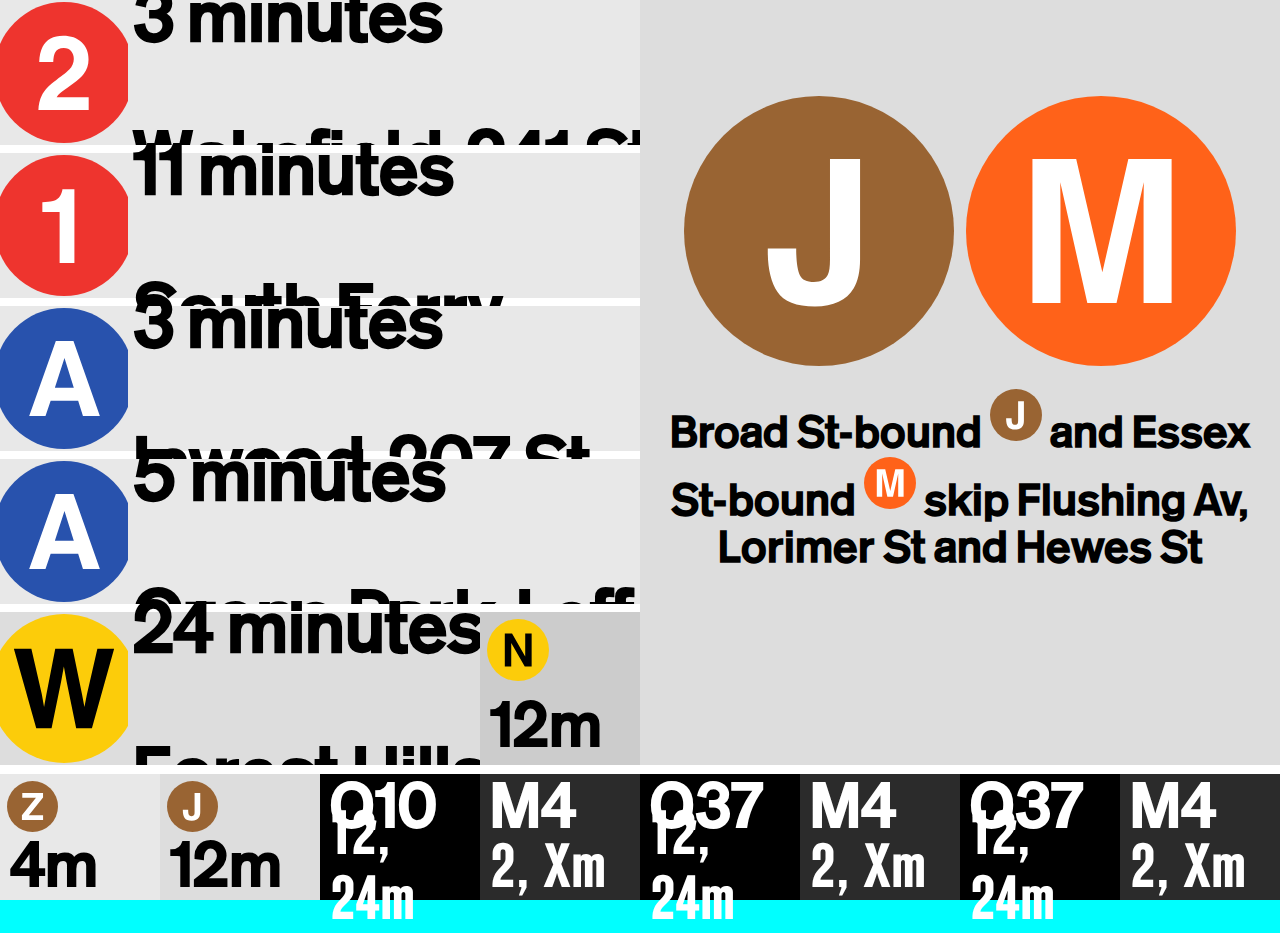
<file: templates/One Delay.html>
<!DOCTYPE html>
<html>
<head>
	<script src="https://cdn.jsdelivr.net/npm/@popperjs/core@2.9.2/dist/umd/popper.min.js" integrity="sha384-IQsoLXl5PILFhosVNubq5LC7Qb9DXgDA9i+tQ8Zj3iwWAwPtgFTxbJ8NT4GN1R8p" crossorigin="anonymous"></script>
    <script src="https://cdn.jsdelivr.net/npm/bootstrap@5.0.2/dist/js/bootstrap.min.js" integrity="sha384-cVKIPhGWiC2Al4u+LWgxfKTRIcfu0JTxR+EQDz/bgldoEyl4H0zUF0QKbrJ0EcQF" crossorigin="anonymous"></script>
	<link href="https://cdn.jsdelivr.net/npm/bootstrap@5.0.2/dist/css/bootstrap.min.css" rel="stylesheet" integrity="sha384-EVSTQN3/azprG1Anm3QDgpJLIm9Nao0Yz1ztcQTwFspd3yD65VohhpuuCOmLASjC" crossorigin="anonymous">
    <link rel="stylesheet" href="/static/styles.css">
	<!-- <script src="scripts.js"></script> -->
    <script src="https://cdn.jsdelivr.net/npm/bootstrap@5.0.2/dist/js/bootstrap.bundle.min.js" integrity="sha384-MrcW6ZMFYlzcLA8Nl+NtUVF0sA7MsXsP1UyJoMp4YLEuNSfAP+JcXn/tWtIaxVXM" crossorigin="anonymous"></script>
    <!-- <script>
	var source = new EventSource("/broadway");
	source.onmessage = function(event) {
		$('#broadway').html(event.data);
	}
	</script> -->
</head>

<body style="background-color: aqua; height: 100vh; width: 100vw; margin: 0px; overflow: hidden;">
    <div style="background-color: #ffff00; width: 100%; height: 85%;">
		<div style="background-color: indigo; width: 50%; height: 100%; float: left; margin: 0%;">
			<div style="background-color: aliceblue; width: 100%; height: 19%;">
				<div style="background-color: #e8e8e8; width: 20%; height: 100%; float: left; display: flex; align-items: center; justify-content: center;">
					<img src="/static/svg/2.svg" style="height: 97%;">
				</div>
				<div style="background-color: red; width: 80%; height: 100%; float: right;">
					<div style="background-color: #e8e8e8; height: 50%; width: 100%; display: flex; align-items: center;">
						<h1 class="terminus" style="float: left; margin-left: 5px; margin-top: 2.5%;">3 minutes</h1>
					</div>
					<div id="uptown_seventh_terminus_DIV" style="background-color: #e8e8e8; height: 50%; width: 100%;">
						<h1 id="uptown_seventh_terminus_H1" class="terminus" style="float: left; margin-left: 5px;">Wakefield-241 St</h1>
					</div>
				</div>
			</div>
			<div style="background-color: #ffffff; width: 100%; height: 1%;"></div>
			<div style="background-color: aliceblue; width: 100%; height: 19%;">
				<div style="background-color: #e8e8e8; width: 20%; height: 100%; float: left; display: flex; align-items: center; justify-content: center;">
					<img src="/static/svg/1.svg" style="height: 97%;">
				</div>
				<div style="background-color: red; width: 80%; height: 100%; float: right;">
					<div style="background-color: #e8e8e8; height: 50%; width: 100%; display: flex; align-items: center;">
						<h1 class="terminus" style="float: left; margin-left: 5px; margin-top: 2.5%;">11 minutes</h1>
					</div>
					<div id="downtown_seventh_terminus_DIV" style="background-color: #e8e8e8; height: 50%; width: 100%;">
						<h1 id="downtown_seventh_terminus_H1" class="terminus" style="float: left; margin-left: 5px;">South Ferry</h1>
					</div>
				</div>
			</div>
			<div style="background-color: white; width: 100%; height: 1%;"></div>
			<div style="background-color: aliceblue; width: 100%; height: 19%;">
				<div style="background-color: #e8e8e8; width: 20%; height: 100%; float: left; display: flex; align-items: center; justify-content: center;">
					<img src="/static/svg/a.svg" style="height: 97%;">
				</div>
				<div style="background-color: red; width: 80%; height: 100%; float: right;">
					<div style="background-color: #e8e8e8; height: 50%; width: 100%; display: flex; align-items: center;">
						<h1 class="terminus" style="float: left; margin-left: 5px; margin-top: 2.5%;">3 minutes</h1>
					</div>
					<div id="uptown_eighth_terminus_DIV" style="background-color: #e8e8e8; height: 50%; width: 100%;">
						<h1 id="uptown_eighth_terminus_H1" class="terminus" style="float: left; margin-left: 5px;">Inwood-207 St</h1>
					</div>
				</div>
			</div>
			<div style="background-color: white; width: 100%; height: 1%;"></div>
			<div style="background-color: aliceblue; width: 100%; height: 19%;">
				<div style="background-color: #e8e8e8; width: 20%; height: 100%; float: left; display: flex; align-items: center; justify-content: center;">
					<img src="/static/svg/a.svg" style="height: 97%;">
				</div>
				<div style="background-color: red; width: 80%; height: 100%; float: right;">
					<div style="background-color: #e8e8e8; height: 50%; width: 100%; display: flex; align-items: center;">
						<h1 class="terminus" style="float: left; margin-left: 5px; margin-top: 2.5%;">5 minutes</h1>
					</div>
					<div id="downtown_eighth_terminus_DIV" style="background-color: #e8e8e8; height: 50%; width: 100%;">
						<h1 id="downtown_eighth_terminus_H1" class="terminus" style="float: left; margin-left: 5px;">Ozone Park-Lefferts Blvd</h1>
					</div>
				</div>
			</div>
			<div style="background-color: white; width: 100%; height: 1%;"></div>
			<div style="background-color: aliceblue; width: 100%; height: 20%;">
				<div style="background-color: #dddddd; width: 20%; height: 100%; float: left; display: flex; align-items: center; justify-content: center;">
					<img src="/static/svg/w.svg" style="height: 97%;">
				</div>
				<div style="background-color: red; width: 55%; height: 100%; float: left;">
					<div style="background-color: #dddddd; height: 50%; width: 100%; display: flex; align-items: center;">
						<h1 class="terminus" style="float: left; margin-left: 5px; margin-top: 2.5%;">24 minutes</h1>
					</div>
					<div id="uptown_broadway_terminus_DIV" style="background-color: #dddddd; height: 50%; width: 100%;">
						<h1 id="uptown_broadway_terminus_H1" class="terminus" style="float: left; margin-left: 5px;">Forest Hills-71 Av</h1>
					</div>
				</div>
				<div style="background-color: orange; float: left; height: 100%; width: 25%;">
					<div style="background-color: #cccccc; height: 45%; width: 100%; display: flex; align-items: center;">
						<img src="/static/svg/n.svg" style="height: 90%; margin-left: 7px; margin-top: 5%;">
					</div>
					<div style="background-color: #cccccc; height: 55%; width: 100%; display: flex; align-items: center;">
						<h1 class="time" style="float: left; margin: 0px; margin-left: 10px; margin-top: 6%;">12m</h1>
					</div>
				</div>
			</div>
		</div>
		<div style="background-color: lawngreen; width: 50%; height: 100%; float: right; margin: 0%;">
			<div id="delayDIV" style="background-color: #dddddd; height: 50%; width: 100%; display: flex; align-items: flex-end;">
				<div id="delayIMG" style="background-color: #dddddd; height: 80%; width: 100%; display: flex; justify-content: center; align-items: flex-end;">
					<div style="margin-bottom: 2%; margin-left: 1%; margin-right: 1%;"><img src="/static/svg/j.svg" style="height: 30vh; width: 100%; flex: auto;"></div>
					<div style="margin-bottom: 2%; margin-left: 1%; margin-right: 1%;"><img src="/static/svg/m.svg" style="height: 30vh; width: 100%; flex: auto;"></div>
				</div>
			</div>
			<div style="background-color: #dddddd; height: 50%; width: 100%; display: flex; justify-content: center;">
				<h1 class="delay" style="text-align: center; margin-top: 1%; margin-left: 2%; margin-right: 2%;">Broad St-bound <img src="/static/svg/j.svg" style="height: 15%; margin-bottom: 1%;"> and Essex St-bound <img src="/static/svg/m.svg" style="height: 15%; margin-bottom: 1%;"> skip Flushing Av, Lorimer St and Hewes St</h1>
			</div>
		</div>
	</div>
	<div style="background-color: white; width: 100%; height: 1%;"></div>
	<div style="background-color: blue; width: 100%; height: 14%;">
		<div style="background-color: orange; float: left; height: 100%; width: 12.5%;">
			<div style="background-color: #e8e8e8; height: 45%; width: 100%; display: flex; align-items: center;">
				<img src="/static/svg/z.svg" style="height: 90%; margin-left: 7px; margin-top: 5%;">
			</div>
			<div style="background-color: #e8e8e8; height: 55%; width: 100%; display: flex; align-items: center;">
				<h1 class="time" style="float: left; margin: 0px; margin-left: 10px; margin-top: 3.5%;">4m</h1>
			</div>
		</div>
		<div style="background-color: orange; float: left; height: 100%; width: 12.5%;">
			<div style="background-color: #dddddd; height: 45%; width: 100%; display: flex; align-items: center;">
				<img src="/static/svg/j.svg" style="height: 90%; margin-left: 7px; margin-top: 5%;">
			</div>
			<div style="background-color: #dddddd; height: 55%; width: 100%; display: flex; align-items: center;">
				<h1 class="time" style="float: left; margin: 0px; margin-left: 10px; margin-top: 3.5%;">12m</h1>
			</div>
		</div>
		<div style="background-color: orange; float: left; height: 100%; width: 12.5%;">
			<div style="background-color: black; height: 45%; width: 100%; display: flex; align-items: center;">
				<h1 class="time" style="float: left; margin: 0px; margin-left: 10px; margin-top: 8%; color: white;">Q10</h1>
			</div>
			<div style="background-color: black; height: 55%; width: 100%; display: flex; align-items: center;">
				<h1 class="bus" style="float: left; margin: 0px; margin-left: 10px; margin-top: 3.5%; color: white;">12, 24m</h1>
			</div>
		</div>
		<div style="background-color: orange; float: left; height: 100%; width: 12.5%;">
			<div style="background-color: #2b2b2b; height: 45%; width: 100%; display: flex; align-items: center;">
				<h1 class="time" style="float: left; margin: 0px; margin-left: 10px; margin-top: 8%; color: white;">M4</h1>
			</div>
			<div style="background-color: #2b2b2b; height: 55%; width: 100%; display: flex; align-items: center;">
				<h1 class="bus" style="float: left; margin: 0px; margin-left: 10px; margin-top: 3.5%; color: white;">2, Xm</h1>
			</div>
		</div>
		<div style="background-color: orange; float: left; height: 100%; width: 12.5%;">
			<div style="background-color: black; height: 45%; width: 100%; display: flex; align-items: center;">
				<h1 class="time" style="float: left; margin: 0px; margin-left: 10px; margin-top: 8%; color: white;">Q37</h1>
			</div>
			<div style="background-color: black; height: 55%; width: 100%; display: flex; align-items: center;">
				<h1 class="bus" style="float: left; margin: 0px; margin-left: 10px; margin-top: 3.5%; color: white;">12, 24m</h1>
			</div>
		</div>
		<div style="background-color: orange; float: left; height: 100%; width: 12.5%;">
			<div style="background-color: #2b2b2b; height: 45%; width: 100%; display: flex; align-items: center;">
				<h1 class="time" style="float: left; margin: 0px; margin-left: 10px; margin-top: 8%; color: white;">M4</h1>
			</div>
			<div style="background-color: #2b2b2b; height: 55%; width: 100%; display: flex; align-items: center;">
				<h1 class="bus" style="float: left; margin: 0px; margin-left: 10px; margin-top: 3.5%; color: white;">2, Xm</h1>
			</div>
		</div>
		<div style="background-color: orange; float: left; height: 100%; width: 12.5%;">
			<div style="background-color: black; height: 45%; width: 100%; display: flex; align-items: center;">
				<h1 class="time" style="float: left; margin: 0px; margin-left: 10px; margin-top: 8%; color: white;">Q37</h1>
			</div>
			<div style="background-color: black; height: 55%; width: 100%; display: flex; align-items: center;">
				<h1 class="bus" style="float: left; margin: 0px; margin-left: 10px; margin-top: 3.5%; color: white;">12, 24m</h1>
			</div>
		</div>
		<div style="background-color: orange; float: left; height: 100%; width: 12.5%;">
			<div style="background-color: #2b2b2b; height: 45%; width: 100%; display: flex; align-items: center;">
				<h1 class="time" style="float: left; margin: 0px; margin-left: 10px; margin-top: 8%; color: white;">M4</h1>
			</div>
			<div style="background-color: #2b2b2b; height: 55%; width: 100%; display: flex; align-items: center;">
				<h1 class="bus" style="float: left; margin: 0px; margin-left: 10px; margin-top: 3.5%; color: white;">2, Xm</h1>
			</div>
		</div>
	</div>
</body>

<script type="text/javascript">

	var textWidth_uptown_eighth = document.getElementById("uptown_eighth_terminus_H1")
    var divWidth_uptown_eighth = document.getElementById("uptown_eighth_terminus_DIV")

	var textWidth_downtown_eighth = document.getElementById("downtown_eighth_terminus_H1")
    var divWidth_downtown_eighth = document.getElementById("downtown_eighth_terminus_DIV")

	var textWidth_uptown_seventh = document.getElementById("uptown_seventh_terminus_H1")
    var divWidth_uptown_seventh = document.getElementById("uptown_seventh_terminus_DIV")

	var textWidth_downtown_seventh = document.getElementById("downtown_seventh_terminus_H1")
    var divWidth_downtown_seventh = document.getElementById("downtown_seventh_terminus_DIV")

	var textWidth_uptown_broadway = document.getElementById("uptown_broadway_terminus_H1")
    var divWidth_uptown_broadway = document.getElementById("uptown_broadway_terminus_DIV")

	//var textWidth_downtown_broadway = document.getElementById("downtown_broadway_terminus_H1")
    //var divWidth_downtown_broadway = document.getElementById("downtown_broadway_terminus_DIV")

	var imgWidth = document.getElementById("delayIMG")
	var divWidth = document.getElementById("delayDIV")

	function fixSizing(textWidth, divWidth) {

		if ((textWidth.clientWidth > divWidth.clientWidth) && (Math.abs(textWidth.clientWidth-divWidth.clientWidth) > 10)) {
			console.log("Overflow " + textWidth.clientWidth + " " + divWidth.clientWidth);
			textWidth.classList.add("animation")
			divWidth.classList.add("animation")
		} else {
			console.log("Fine " + textWidth.clientWidth + " " + divWidth.clientWidth);
		}

	}

	function fixSizingIMG(imgWidth, divWidth) {
		console.log("DELAY SIZE FINE")
		while ((imgWidth.clientWidth > divWidth.clientWidth) && (Math.abs(imgWidth.clientWidth-divWidth.clientWidth) > 10)) {
			divWidth.style.height = parseFloat(divWidth.style.height)-1;
			console.log("DELAY SIZE")
		}
	}

	fixSizing(textWidth_uptown_eighth, divWidth_uptown_eighth)
	fixSizing(textWidth_downtown_eighth, divWidth_downtown_eighth)

	fixSizing(textWidth_uptown_seventh, divWidth_uptown_seventh)
	fixSizing(textWidth_downtown_seventh, divWidth_downtown_seventh)

	fixSizing(textWidth_uptown_broadway, divWidth_uptown_broadway)
	//fixSizing(textWidth_downtown_broadway, divWidth_downtown_broadway)

	fixSizingIMG(imgWidth, divWidth)

</script>

</html>
</file>
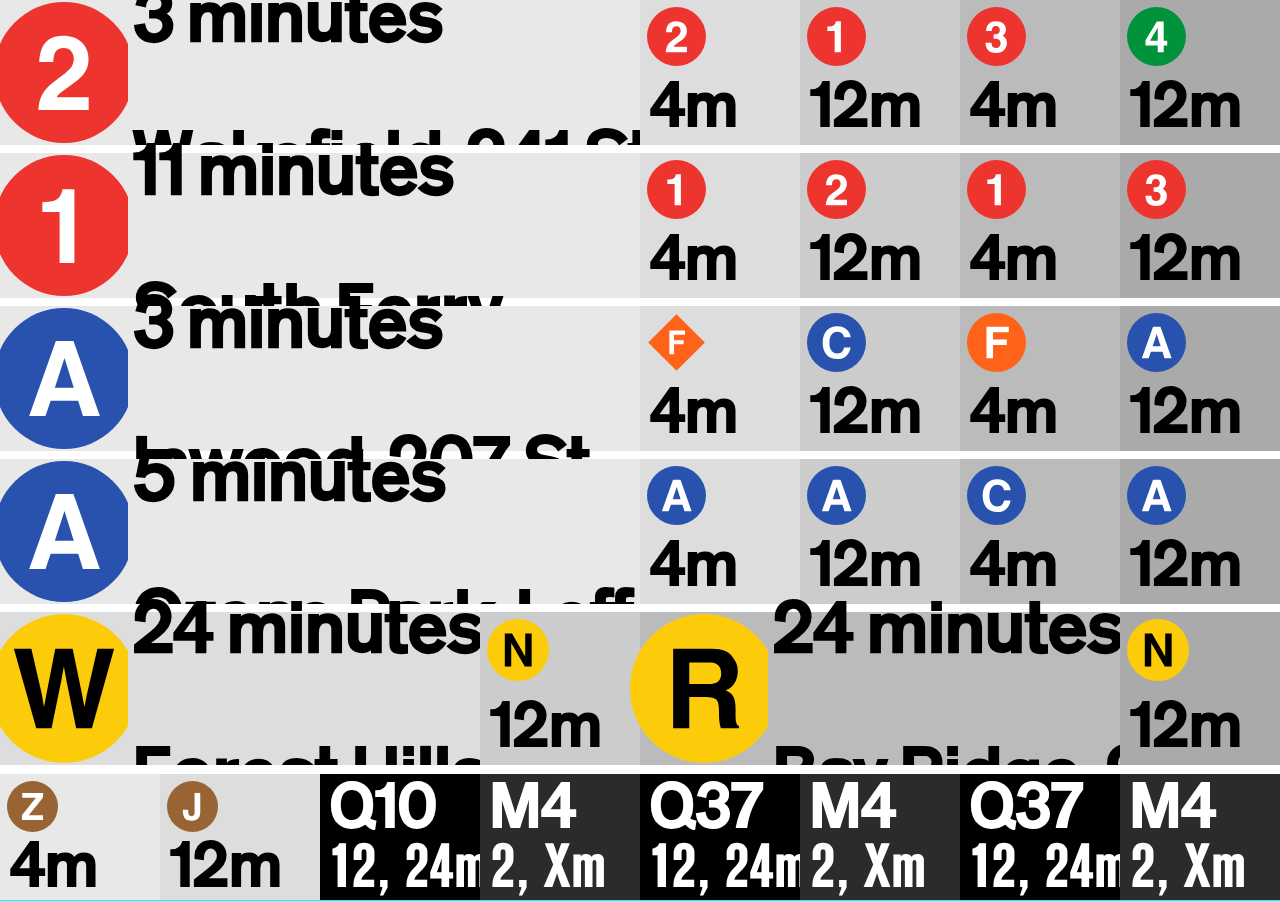
<file: templates/Standard.html>
<!DOCTYPE html>
<html>
<head>
	<script src="https://cdn.jsdelivr.net/npm/@popperjs/core@2.9.2/dist/umd/popper.min.js" integrity="sha384-IQsoLXl5PILFhosVNubq5LC7Qb9DXgDA9i+tQ8Zj3iwWAwPtgFTxbJ8NT4GN1R8p" crossorigin="anonymous"></script>
    <script src="https://cdn.jsdelivr.net/npm/bootstrap@5.0.2/dist/js/bootstrap.min.js" integrity="sha384-cVKIPhGWiC2Al4u+LWgxfKTRIcfu0JTxR+EQDz/bgldoEyl4H0zUF0QKbrJ0EcQF" crossorigin="anonymous"></script>
	<link href="https://cdn.jsdelivr.net/npm/bootstrap@5.0.2/dist/css/bootstrap.min.css" rel="stylesheet" integrity="sha384-EVSTQN3/azprG1Anm3QDgpJLIm9Nao0Yz1ztcQTwFspd3yD65VohhpuuCOmLASjC" crossorigin="anonymous">
    <link rel="stylesheet" href="/static/styles.css">
	<!-- <script src="scripts.js"></script> -->
    <script src="https://cdn.jsdelivr.net/npm/bootstrap@5.0.2/dist/js/bootstrap.bundle.min.js" integrity="sha384-MrcW6ZMFYlzcLA8Nl+NtUVF0sA7MsXsP1UyJoMp4YLEuNSfAP+JcXn/tWtIaxVXM" crossorigin="anonymous"></script>
    <!-- <script>
	var source = new EventSource("/broadway");
	source.onmessage = function(event) {
		$('#broadway').html(event.data);
	}
	</script> -->
</head>

<body style="background-color: aqua; height: 100vh; width: 100vw; margin: 0px; overflow: hidden;">
    <div style="background-color: #ffff00; width: 100%; height: 85%;">
		<div style="background-color: indigo; width: 50%; height: 100%; float: left; margin: 0%;">
			<div style="background-color: aliceblue; width: 100%; height: 19%;">
				<div style="background-color: #e8e8e8; width: 20%; height: 100%; float: left; display: flex; align-items: center; justify-content: center;">
					<img src="/static/svg/2.svg" style="height: 97%;">
				</div>
				<div style="background-color: red; width: 80%; height: 100%; float: right;">
					<div style="background-color: #e8e8e8; height: 50%; width: 100%; display: flex; align-items: center;">
						<h1 class="terminus" style="float: left; margin-left: 5px; margin-top: 2.5%;">3 minutes</h1>
					</div>
					<div id="uptown_seventh_terminus_DIV" style="background-color: #e8e8e8; height: 50%; width: 100%;">
						<h1 id="uptown_seventh_terminus_H1" class="terminus" style="float: left; margin-left: 5px;">Wakefield-241 St</h1>
					</div>
				</div>
			</div>
			<div style="background-color: #ffffff; width: 100%; height: 1%;"></div>
			<div style="background-color: aliceblue; width: 100%; height: 19%;">
				<div style="background-color: #e8e8e8; width: 20%; height: 100%; float: left; display: flex; align-items: center; justify-content: center;">
					<img src="/static/svg/1.svg" style="height: 97%;">
				</div>
				<div style="background-color: red; width: 80%; height: 100%; float: right;">
					<div style="background-color: #e8e8e8; height: 50%; width: 100%; display: flex; align-items: center;">
						<h1 class="terminus" style="float: left; margin-left: 5px; margin-top: 2.5%;">11 minutes</h1>
					</div>
					<div id="downtown_seventh_terminus_DIV" style="background-color: #e8e8e8; height: 50%; width: 100%;">
						<h1 id="downtown_seventh_terminus_H1" class="terminus" style="float: left; margin-left: 5px;">South Ferry</h1>
					</div>
				</div>
			</div>
			<div style="background-color: white; width: 100%; height: 1%;"></div>
			<div style="background-color: aliceblue; width: 100%; height: 19%;">
				<div style="background-color: #e8e8e8; width: 20%; height: 100%; float: left; display: flex; align-items: center; justify-content: center;">
					<img src="/static/svg/a.svg" style="height: 97%;">
				</div>
				<div style="background-color: red; width: 80%; height: 100%; float: right;">
					<div style="background-color: #e8e8e8; height: 50%; width: 100%; display: flex; align-items: center;">
						<h1 class="terminus" style="float: left; margin-left: 5px; margin-top: 2.5%;">3 minutes</h1>
					</div>
					<div id="uptown_eighth_terminus_DIV" style="background-color: #e8e8e8; height: 50%; width: 100%;">
						<h1 id="uptown_eighth_terminus_H1" class="terminus" style="float: left; margin-left: 5px;">Inwood-207 St</h1>
					</div>
				</div>
			</div>
			<div style="background-color: white; width: 100%; height: 1%;"></div>
			<div style="background-color: aliceblue; width: 100%; height: 19%;">
				<div style="background-color: #e8e8e8; width: 20%; height: 100%; float: left; display: flex; align-items: center; justify-content: center;">
					<img src="/static/svg/a.svg" style="height: 97%;">
				</div>
				<div style="background-color: red; width: 80%; height: 100%; float: right;">
					<div style="background-color: #e8e8e8; height: 50%; width: 100%; display: flex; align-items: center;">
						<h1 class="terminus" style="float: left; margin-left: 5px; margin-top: 2.5%;">5 minutes</h1>
					</div>
					<div id="downtown_eighth_terminus_DIV" style="background-color: #e8e8e8; height: 50%; width: 100%;">
						<h1 id="downtown_eighth_terminus_H1" class="terminus" style="float: left; margin-left: 5px;">Ozone Park-Lefferts Blvd</h1>
					</div>
				</div>
			</div>
			<div style="background-color: white; width: 100%; height: 1%;"></div>
			<div style="background-color: aliceblue; width: 100%; height: 20%;">
				<div style="background-color: #dddddd; width: 20%; height: 100%; float: left; display: flex; align-items: center; justify-content: center;">
					<img src="/static/svg/w.svg" style="height: 97%;">
				</div>
				<div style="background-color: red; width: 55%; height: 100%; float: left;">
					<div style="background-color: #dddddd; height: 50%; width: 100%; display: flex; align-items: center;">
						<h1 class="terminus" style="float: left; margin-left: 5px; margin-top: 2.5%;">24 minutes</h1>
					</div>
					<div id="uptown_broadway_terminus_DIV" style="background-color: #dddddd; height: 50%; width: 100%;">
						<h1 id="uptown_broadway_terminus_H1" class="terminus" style="float: left; margin-left: 5px;">Forest Hills-71 Av</h1>
					</div>
				</div>
				<div style="background-color: orange; float: left; height: 100%; width: 25%;">
					<div style="background-color: #cccccc; height: 45%; width: 100%; display: flex; align-items: center;">
						<img src="/static/svg/n.svg" style="height: 90%; margin-left: 7px; margin-top: 5%;"><h1 class="branch" style="visibility: hidden">OP</h1>
					</div>
					<div style="background-color: #cccccc; height: 55%; width: 100%; display: flex; align-items: center;">
						<h1 class="time" style="float: left; margin: 0px; margin-left: 10px; margin-top: 6%;">12m</h1>
					</div>
				</div>
			</div>
		</div>
		<div style="background-color: lawngreen; width: 50%; height: 100%; float: right; margin: 0%;">
			<div style="background-color: blue; width: 100%; height: 19%;">
				<div style="background-color: orange; float: left; height: 100%; width: 25%;">
					<div style="background-color: #dddddd; height: 45%; width: 100%; display: flex; align-items: center;">
						<img src="/static/svg/2.svg" style="height: 90%; margin-left: 7px; margin-top: 5%;"><h1 class="branch" style="visibility: hidden">OP</h1>
					</div>
					<div style="background-color: #dddddd; height: 55%; width: 100%; display: flex; align-items: center;">
						<h1 class="time" style="float: left; margin: 0px; margin-left: 10px; margin-top: 3.5%;">4m</h1>
					</div>
				</div>
				<div style="background-color: orange; float: left; height: 100%; width: 25%;">
					<div style="background-color: #cccccc; height: 45%; width: 100%; display: flex; align-items: center;">
						<img src="/static/svg/1.svg" style="height: 90%; margin-left: 7px; margin-top: 5%;"><h1 class="branch" style="visibility: hidden">OP</h1>
					</div>
					<div style="background-color: #cccccc; height: 55%; width: 100%; display: flex; align-items: center;">
						<h1 class="time" style="float: left; margin: 0px; margin-left: 10px; margin-top: 3.5%;">12m</h1>
					</div>
				</div>
				<div style="background-color: orange; float: left; height: 100%; width: 25%;">
					<div style="background-color: #bbbbbb; height: 45%; width: 100%; display: flex; align-items: center;">
						<img src="/static/svg/3.svg" style="height: 90%; margin-left: 7px; margin-top: 5%;"><h1 class="branch" style="visibility: hidden">OP</h1>
					</div>
					<div style="background-color: #bbbbbb; height: 55%; width: 100%; display: flex; align-items: center;">
						<h1 class="time" style="float: left; margin: 0px; margin-left: 10px; margin-top: 3.5%;">4m</h1>
					</div>
				</div>
				<div style="background-color: orange; float: left; height: 100%; width: 25%;">
					<div style="background-color: #aaaaaa; height: 45%; width: 100%; display: flex; align-items: center;">
						<img src="/static/svg/4.svg" style="height: 90%; margin-left: 7px; margin-top: 5%;"><h1 class="branch" style="visibility: hidden">OP</h1>
					</div>
					<div style="background-color: #aaaaaa; height: 55%; width: 100%; display: flex; align-items: center;">
						<h1 class="time" style="float: left; margin: 0px; margin-left: 10px; margin-top: 3.5%;">12m</h1>
					</div>
				</div>
			</div>
			<div style="background-color: white; width: 100%; height: 1%;"></div>
			<div style="background-color: blue; width: 100%; height: 19%;">
				<div style="background-color: orange; float: left; height: 100%; width: 25%;">
					<div style="background-color: #dddddd; height: 45%; width: 100%; display: flex; align-items: center;">
						<img src="/static/svg/1.svg" style="height: 90%; margin-left: 7px; margin-top: 5%;"><h1 class="branch" style="visibility: hidden">OP</h1>
					</div>
					<div style="background-color: #dddddd; height: 55%; width: 100%; display: flex; align-items: center;">
						<h1 class="time" style="float: left; margin: 0px; margin-left: 10px; margin-top: 3.5%;">4m</h1>
					</div>
				</div>
				<div style="background-color: orange; float: left; height: 100%; width: 25%;">
					<div style="background-color: #cccccc; height: 45%; width: 100%; display: flex; align-items: center;">
						<img src="/static/svg/2.svg" style="height: 90%; margin-left: 7px; margin-top: 5%;"><h1 class="branch" style="visibility: hidden">OP</h1>
					</div>
					<div style="background-color: #cccccc; height: 55%; width: 100%; display: flex; align-items: center;">
						<h1 class="time" style="float: left; margin: 0px; margin-left: 10px; margin-top: 3.5%;">12m</h1>
					</div>
				</div>
				<div style="background-color: orange; float: left; height: 100%; width: 25%;">
					<div style="background-color: #bbbbbb; height: 45%; width: 100%; display: flex; align-items: center;">
						<img src="/static/svg/1.svg" style="height: 90%; margin-left: 7px; margin-top: 5%;"><h1 class="branch" style="visibility: hidden">OP</h1>
					</div>
					<div style="background-color: #bbbbbb; height: 55%; width: 100%; display: flex; align-items: center;">
						<h1 class="time" style="float: left; margin: 0px; margin-left: 10px; margin-top: 3.5%;">4m</h1>
					</div>
				</div>
				<div style="background-color: orange; float: left; height: 100%; width: 25%;">
					<div style="background-color: #aaaaaa; height: 45%; width: 100%; display: flex; align-items: center;">
						<img src="/static/svg/3.svg" style="height: 90%; margin-left: 7px; margin-top: 5%;"><h1 class="branch" style="visibility: hidden">OP</h1>
					</div>
					<div style="background-color: #aaaaaa; height: 55%; width: 100%; display: flex; align-items: center;">
						<h1 class="time" style="float: left; margin: 0px; margin-left: 10px; margin-top: 3.5%;">12m</h1>
					</div>
				</div>
			</div>
			<div style="background-color: white; width: 100%; height: 1%;"></div>
			<div style="background-color: blue; width: 100%; height: 19%;">
				<div style="background-color: orange; float: left; height: 100%; width: 25%;">
					<div style="background-color: #dddddd; height: 45%; width: 100%; display: flex; align-items: center;">
						<img src="/static/svg/fx.svg" style="height: 90%; margin-left: 7px; margin-top: 5%;"><h1 class="branch" style="visibility: hidden">OP</h1>
					</div>
					<div style="background-color: #dddddd; height: 55%; width: 100%; display: flex; align-items: center;">
						<h1 class="time" style="float: left; margin: 0px; margin-left: 10px; margin-top: 3.5%;">4m</h1>
					</div>
				</div>
				<div style="background-color: orange; float: left; height: 100%; width: 25%;">
					<div style="background-color: #cccccc; height: 45%; width: 100%; display: flex; align-items: center;">
						<img src="/static/svg/c.svg" style="height: 90%; margin-left: 7px; margin-top: 5%;"><h1 class="branch" style="visibility: hidden">OP</h1>
					</div>
					<div style="background-color: #cccccc; height: 55%; width: 100%; display: flex; align-items: center;">
						<h1 class="time" style="float: left; margin: 0px; margin-left: 10px; margin-top: 3.5%;">12m</h1>
					</div>
				</div>
				<div style="background-color: orange; float: left; height: 100%; width: 25%;">
					<div style="background-color: #bbbbbb; height: 45%; width: 100%; display: flex; align-items: center;">
						<img src="/static/svg/f.svg" style="height: 90%; margin-left: 7px; margin-top: 5%;"><h1 class="branch" style="visibility: hidden">OP</h1>
					</div>
					<div style="background-color: #bbbbbb; height: 55%; width: 100%; display: flex; align-items: center;">
						<h1 class="time" style="float: left; margin: 0px; margin-left: 10px; margin-top: 3.5%;">4m</h1>
					</div>
				</div>
				<div style="background-color: orange; float: left; height: 100%; width: 25%;">
					<div style="background-color: #aaaaaa; height: 45%; width: 100%; display: flex; align-items: center;">
						<img src="/static/svg/a.svg" style="height: 90%; margin-left: 7px; margin-top: 5%;"><h1 class="branch" style="visibility: hidden">OP</h1>
					</div>
					<div style="background-color: #aaaaaa; height: 55%; width: 100%; display: flex; align-items: center;">
						<h1 class="time" style="float: left; margin: 0px; margin-left: 10px; margin-top: 3.5%;">12m</h1>
					</div>
				</div>
			</div>
			<div style="background-color: white; width: 100%; height: 1%;"></div>
			<div style="background-color: blue; width: 100%; height: 19%;">
				<div style="background-color: orange; float: left; height: 100%; width: 25%;">
					<div style="background-color: #dddddd; height: 45%; width: 100%; display: flex; align-items: center;">
						<img src="/static/svg/a.svg" style="height: 90%; margin-left: 7px; margin-top: 5%;"><h1 class="branch" style="visibility: hidden">OP</h1>
					</div>
					<div style="background-color: #dddddd; height: 55%; width: 100%; display: flex; align-items: center;">
						<h1 class="time" style="float: left; margin: 0px; margin-left: 10px; margin-top: 3.5%;">4m</h1>
					</div>
				</div>
				<div style="background-color: orange; float: left; height: 100%; width: 25%;">
					<div style="background-color: #cccccc; height: 45%; width: 100%; display: flex; align-items: center;">
						<img src="/static/svg/a.svg" style="height: 90%; margin-left: 7px; margin-top: 5%;"><h1 class="branch" style="visibility: hidden">OP</h1>
					</div>
					<div style="background-color: #cccccc; height: 55%; width: 100%; display: flex; align-items: center;">
						<h1 class="time" style="float: left; margin: 0px; margin-left: 10px; margin-top: 3.5%;">12m</h1>
					</div>
				</div>
				<div style="background-color: orange; float: left; height: 100%; width: 25%;">
					<div style="background-color: #bbbbbb; height: 45%; width: 100%; display: flex; align-items: center;">
						<img src="/static/svg/c.svg" style="height: 90%; margin-left: 7px; margin-top: 5%;"><h1 class="branch" style="visibility: hidden">OP</h1>
					</div>
					<div style="background-color: #bbbbbb; height: 55%; width: 100%; display: flex; align-items: center;">
						<h1 class="time" style="float: left; margin: 0px; margin-left: 10px; margin-top: 3.5%;">4m</h1>
					</div>
				</div>
				<div style="background-color: orange; float: left; height: 100%; width: 25%;">
					<div style="background-color: #aaaaaa; height: 45%; width: 100%; display: flex; align-items: center;">
						<img src="/static/svg/a.svg" style="height: 90%; margin-left: 7px; margin-top: 5%;"><h1 class="branch" style="visibility: hidden">OP</h1>
					</div>
					<div style="background-color: #aaaaaa; height: 55%; width: 100%; display: flex; align-items: center;">
						<h1 class="time" style="float: left; margin: 0px; margin-left: 10px; margin-top: 3.5%;">12m</h1>
					</div>
				</div>
			</div>
			<div style="background-color: white; width: 100%; height: 1%;"></div>
			<div style="background-color: aliceblue; width: 100%; height: 20%;">
				<div style="background-color: #bbbbbb; width: 20%; height: 100%; float: left; display: flex; align-items: center; justify-content: center;">
					<img src="/static/svg/r.svg" style="height: 97%;">
				</div>
				<div style="background-color: red; width: 55%; height: 100%; float: left;">
					<div style="background-color: #bbbbbb; height: 50%; width: 100%; display: flex; align-items: center;">
						<h1 class="terminus" style="float: left; margin-left: 5px; margin-top: 2.5%;">24 minutes</h1>
					</div>
					<div id="downtown_broadway_terminus_DIV" style="background-color: #bbbbbb; height: 50%; width: 100%;">
						<h1 id="downtown_broadway_terminus_H1" class="terminus" style="float: left; margin-left: 5px;">Bay Ridge-95 St</h1>
					</div>
				</div>
				<div style="background-color: orange; float: left; height: 100%; width: 25%;">
					<div style="background-color: #aaaaaa; height: 45%; width: 100%; display: flex; align-items: center;">
						<img src="/static/svg/n.svg" style="height: 90%; margin-left: 7px; margin-top: 5%;"><h1 class="branch" style="visibility: hidden">OP</h1>
					</div>
					<div style="background-color: #aaaaaa; height: 55%; width: 100%; display: flex; align-items: center;">
						<h1 class="time" style="float: left; margin: 0px; margin-left: 10px; margin-top: 6%;">12m</h1>
					</div>
				</div>
			</div>
		</div>
	</div>
	<div style="background-color: white; width: 100%; height: 1%;"></div>
	<div style="background-color: blue; width: 100%; height: 14%; white-space: nowrap;">
		<div style="background-color: orange; float: left; height: 100%; width: 12.5%;">
			<div style="background-color: #e8e8e8; height: 45%; width: 100%; display: flex; align-items: center;">
				<img src="/static/svg/z.svg" style="height: 90%; margin-left: 7px; margin-top: 5%;">
			</div>
			<div style="background-color: #e8e8e8; height: 55%; width: 100%; display: flex; align-items: center;">
				<h1 class="time" style="float: left; margin: 0px; margin-left: 10px; margin-top: 3.5%;">4m</h1>
			</div>
		</div>
		<div style="background-color: orange; float: left; height: 100%; width: 12.5%;">
			<div style="background-color: #dddddd; height: 45%; width: 100%; display: flex; align-items: center;">
				<img src="/static/svg/j.svg" style="height: 90%; margin-left: 7px; margin-top: 5%;">
			</div>
			<div style="background-color: #dddddd; height: 55%; width: 100%; display: flex; align-items: center;">
				<h1 class="time" style="float: left; margin: 0px; margin-left: 10px; margin-top: 3.5%;">12m</h1>
			</div>
		</div>
		<div style="background-color: orange; float: left; height: 100%; width: 12.5%;">
			<div style="background-color: black; height: 45%; width: 100%; display: flex; align-items: center;">
				<h1 class="time" style="float: left; margin: 0px; margin-left: 10px; margin-top: 8%; color: white;">Q10</h1>
			</div>
			<div style="background-color: black; height: 55%; width: 100%; display: flex; align-items: center;">
				<h1 class="bus" style="float: left; margin: 0px; margin-left: 10px; margin-top: 3.5%; color: white;">12, 24m</h1>
			</div>
		</div>
		<div style="background-color: orange; float: left; height: 100%; width: 12.5%;">
			<div style="background-color: #2b2b2b; height: 45%; width: 100%; display: flex; align-items: center;">
				<h1 class="time" style="float: left; margin: 0px; margin-left: 10px; margin-top: 8%; color: white;">M4</h1>
			</div>
			<div style="background-color: #2b2b2b; height: 55%; width: 100%; display: flex; align-items: center;">
				<h1 class="bus" style="float: left; margin: 0px; margin-left: 10px; margin-top: 3.5%; color: white;">2, Xm</h1>
			</div>
		</div>
		<div style="background-color: orange; float: left; height: 100%; width: 12.5%;">
			<div style="background-color: black; height: 45%; width: 100%; display: flex; align-items: center;">
				<h1 class="time" style="float: left; margin: 0px; margin-left: 10px; margin-top: 8%; color: white;">Q37</h1>
			</div>
			<div style="background-color: black; height: 55%; width: 100%; display: flex; align-items: center;">
				<h1 class="bus" style="float: left; margin: 0px; margin-left: 10px; margin-top: 3.5%; color: white;">12, 24m</h1>
			</div>
		</div>
		<div style="background-color: orange; float: left; height: 100%; width: 12.5%;">
			<div style="background-color: #2b2b2b; height: 45%; width: 100%; display: flex; align-items: center;">
				<h1 class="time" style="float: left; margin: 0px; margin-left: 10px; margin-top: 8%; color: white;">M4</h1>
			</div>
			<div style="background-color: #2b2b2b; height: 55%; width: 100%; display: flex; align-items: center;">
				<h1 class="bus" style="float: left; margin: 0px; margin-left: 10px; margin-top: 3.5%; color: white;">2, Xm</h1>
			</div>
		</div>
		<div style="background-color: orange; float: left; height: 100%; width: 12.5%;">
			<div style="background-color: black; height: 45%; width: 100%; display: flex; align-items: center;">
				<h1 class="time" style="float: left; margin: 0px; margin-left: 10px; margin-top: 8%; color: white;">Q37</h1>
			</div>
			<div style="background-color: black; height: 55%; width: 100%; display: flex; align-items: center;">
				<h1 class="bus" style="float: left; margin: 0px; margin-left: 10px; margin-top: 3.5%; color: white;">12, 24m</h1>
			</div>
		</div>
		<div style="background-color: orange; float: left; height: 100%; width: 12.5%;">
			<div style="background-color: #2b2b2b; height: 45%; width: 100%; display: flex; align-items: center;">
				<h1 class="time" style="float: left; margin: 0px; margin-left: 10px; margin-top: 8%; color: white;">M4</h1>
			</div>
			<div style="background-color: #2b2b2b; height: 55%; width: 100%; display: flex; align-items: center;">
				<h1 class="bus" style="float: left; margin: 0px; margin-left: 10px; margin-top: 3.5%; color: white;">2, Xm</h1>
			</div>
		</div>
	</div>
</body>

<script type="text/javascript">

	var textWidth_uptown_eighth = document.getElementById("uptown_eighth_terminus_H1")
    var divWidth_uptown_eighth = document.getElementById("uptown_eighth_terminus_DIV")

	var textWidth_downtown_eighth = document.getElementById("downtown_eighth_terminus_H1")
    var divWidth_downtown_eighth = document.getElementById("downtown_eighth_terminus_DIV")

	var textWidth_uptown_seventh = document.getElementById("uptown_seventh_terminus_H1")
    var divWidth_uptown_seventh = document.getElementById("uptown_seventh_terminus_DIV")

	var textWidth_downtown_seventh = document.getElementById("downtown_seventh_terminus_H1")
    var divWidth_downtown_seventh = document.getElementById("downtown_seventh_terminus_DIV")

	var textWidth_uptown_broadway = document.getElementById("uptown_broadway_terminus_H1")
    var divWidth_uptown_broadway = document.getElementById("uptown_broadway_terminus_DIV")

	var textWidth_downtown_broadway = document.getElementById("downtown_broadway_terminus_H1")
    var divWidth_downtown_broadway = document.getElementById("downtown_broadway_terminus_DIV")

	var imgWidth = document.getElementById("delayIMG")
	var divWidth = document.getElementById("delayDIV")

	function fixSizing(textWidth, divWidth) {

		if ((textWidth.clientWidth > divWidth.clientWidth) && (Math.abs(textWidth.clientWidth-divWidth.clientWidth) > 10)) {
			console.log("Overflow " + textWidth.clientWidth + " " + divWidth.clientWidth);
			textWidth.classList.add("animation")
			divWidth.classList.add("animation")
		} else {
			console.log("Fine " + textWidth.clientWidth + " " + divWidth.clientWidth);
		}

	}

	function fixSizingIMG(imgWidth, divWidth) {
		console.log("DELAY SIZE FINE")
		while ((imgWidth.clientWidth > divWidth.clientWidth) && (Math.abs(imgWidth.clientWidth-divWidth.clientWidth) > 10)) {
			divWidth.style.height = parseFloat(divWidth.style.height)-1;
			console.log("DELAY SIZE")
		}
	}

	fixSizing(textWidth_uptown_eighth, divWidth_uptown_eighth)
	fixSizing(textWidth_downtown_eighth, divWidth_downtown_eighth)

	fixSizing(textWidth_uptown_seventh, divWidth_uptown_seventh)
	fixSizing(textWidth_downtown_seventh, divWidth_downtown_seventh)

	fixSizing(textWidth_uptown_broadway, divWidth_uptown_broadway)
	fixSizing(textWidth_downtown_broadway, divWidth_downtown_broadway)

	fixSizingIMG(imgWidth, divWidth)

</script>

</html>
</file>
<file: static/styles.css>
@font-face {
    font-family: helveticaLight;
    src: url("helvetica-light.ttf");
}

@font-face {
    font-family: standardMediumCondensed;
    src: url("standard-medium-condensed.otf");
}

@font-face {
    font-family: standardMedium;
    src: url("standard-medium.otf");
}

div.time {
    height:50%; 
    margin-left: 15.5vh;
}

h1.time {
    font-family: standardMedium;
    font-size: 6.95vh
}

h1.bus {
    font-family: standardMediumCondensed;
    font-size: 6.95vh;
}

h1.terminus {
    /*white-space: nowrap;*/
    font-family: standardMedium;
    font-size: 8vh;
    white-space: nowrap;
    /* animation: marquee 6s linear infinite; */
}

h1.delay {
    font-family: standardMedium;
    font-size: 5vh
}

h1.branch {
    font-family: standardMediumCondensed;
    font-size: 5vh;
    color: blue;
    margin-left: 2%;
    margin-top: 12%;
}

h1.animation {
    white-space: nowrap;
    animation: marquee linear infinite;
    animation-duration: 8s;
}

div.animation {
    overflow: hidden;
}

@keyframes marquee {
    0% { transform: translateX(-25%); }
    25% { transform: translateX(-25%); }
    50% { transform: translateX(0%);}
    75% { transform: translateX(0%);}
    100% { transform: translateX(-25%); }
}
</file>
